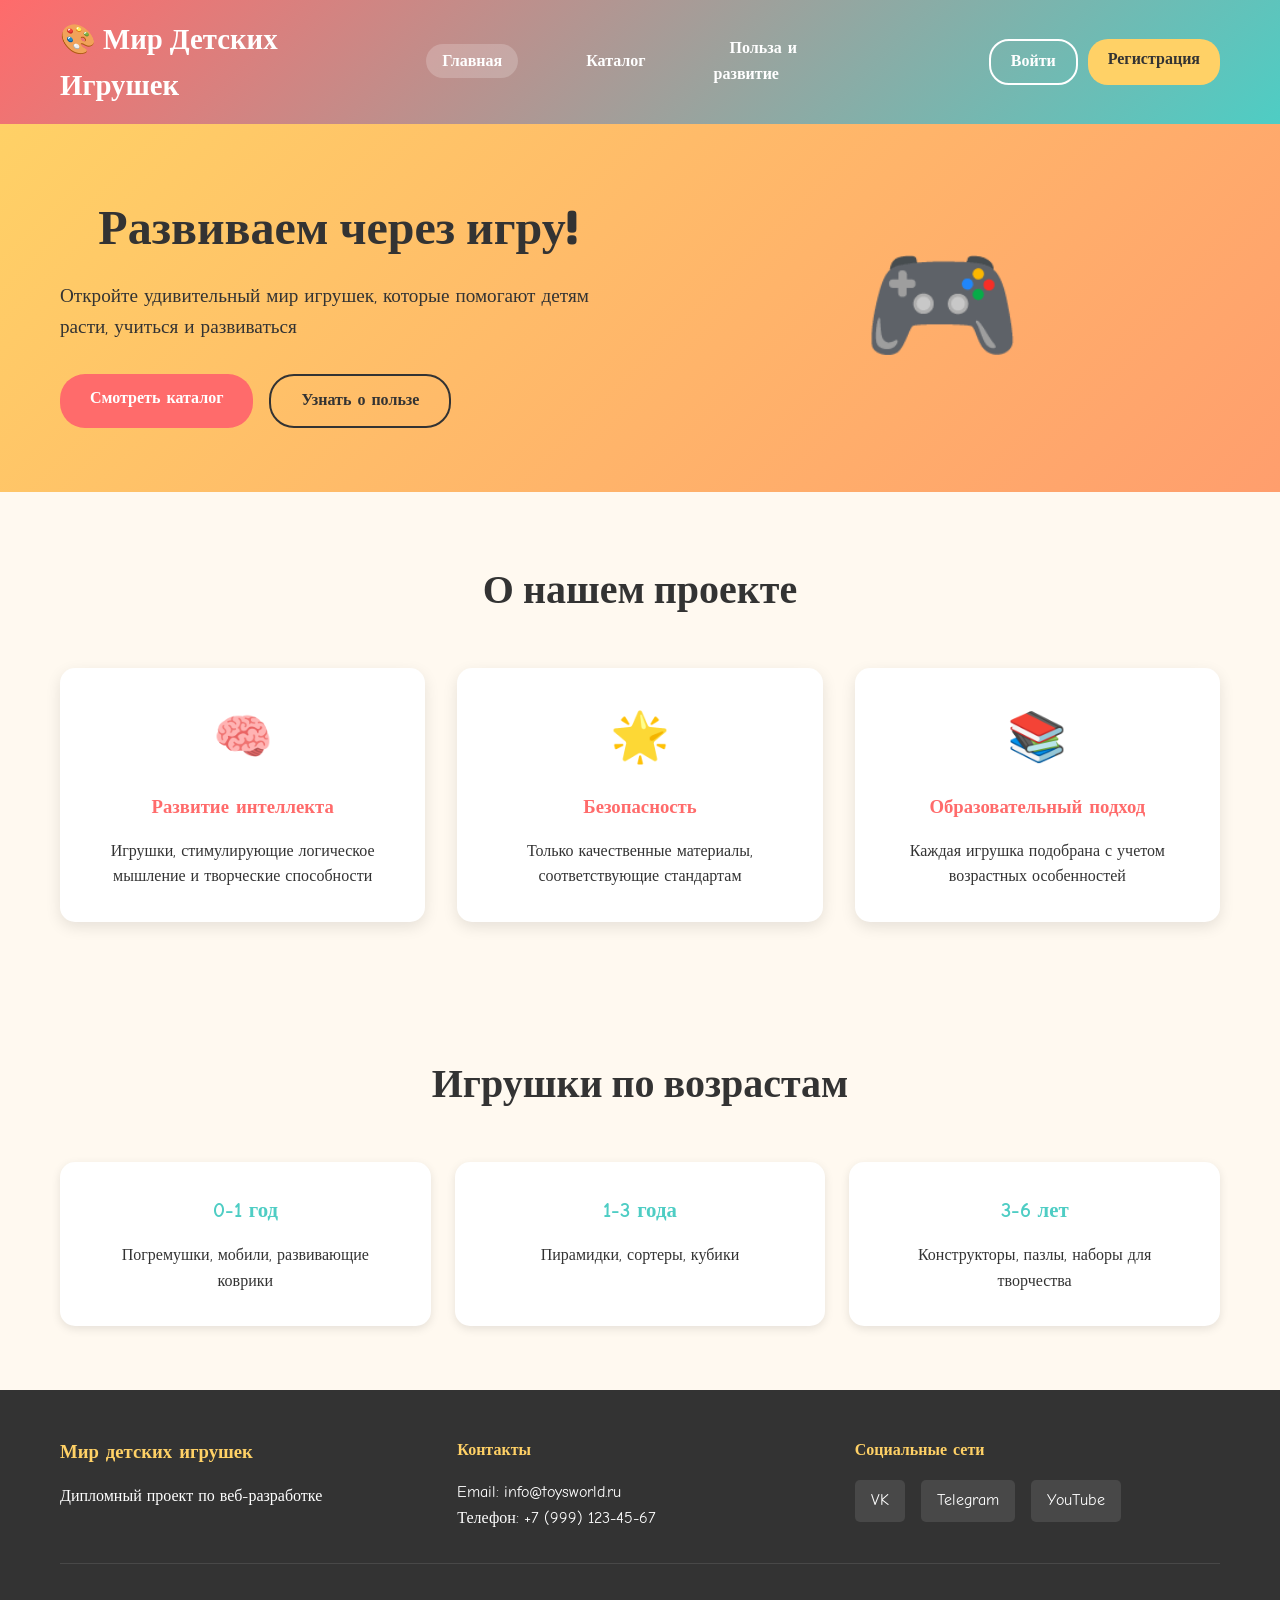
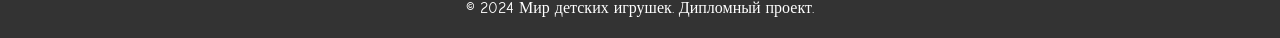
<file: index.html>
<!DOCTYPE html>
<html lang="ru">
<head>
    <meta charset="UTF-8">
    <meta name="viewport" content="width=device-width, initial-scale=1.0">
    <title>Мир детских игрушек - Главная</title>
    <link rel="stylesheet" href="style.css">
    <link href="https://fonts.googleapis.com/css2?family=Comic+Neue:wght@400;700&family=Fredoka+One&display=swap" rel="stylesheet">
</head>
<body>
    <header>
        <div class="container">
            <div class="logo">
                <h1>🎨 Мир Детских Игрушек</h1>
            </div>
            <nav>
                <ul class="nav-menu">
                    <li><a href="index.html">Главная</a></li>
                    <li><a href="catalog.html">Каталог</a></li>
                    <li><a href="benefits.html">Польза и развитие</a></li>
                    <li id="user-menu">
                        <span id="user-greeting"></span>
                        <div class="user-dropdown">
                            <a href="profile.html" id="profile-link">Личный кабинет</a>
                            <a href="cart.html">Корзина (<span id="cart-counter">0</span>)</a>
                            <a href="#" id="logout-link">Выйти</a>
                        </div>
                    </li>
                    <li id="guest-menu">
                        <a href="login.html" class="btn-login">Войти</a>
                        <a href="register.html" class="btn-register">Регистрация</a>
                    </li>
                </ul>
            </nav>
        </div>
    </header>

    <main>
        <section class="hero">
            <div class="container">
                <div class="hero-content">
                    <h2>Развиваем через игру!</h2>
                    <p>Откройте удивительный мир игрушек, которые помогают детям расти, учиться и развиваться</p>
                    <div class="hero-buttons">
                        <a href="catalog.html" class="btn btn-primary">Смотреть каталог</a>
                        <a href="benefits.html" class="btn btn-secondary">Узнать о пользе</a>
                    </div>
                </div>
                <div class="hero-image">
                    <div class="toy-placeholder">🎮</div>
                </div>
            </div>
        </section>

        <section class="about">
            <div class="container">
                <h2>О нашем проекте</h2>
                <div class="about-grid">
                    <div class="about-card">
                        <div class="icon">🧠</div>
                        <h3>Развитие интеллекта</h3>
                        <p>Игрушки, стимулирующие логическое мышление и творческие способности</p>
                    </div>
                    <div class="about-card">
                        <div class="icon">🌟</div>
                        <h3>Безопасность</h3>
                        <p>Только качественные материалы, соответствующие стандартам</p>
                    </div>
                    <div class="about-card">
                        <div class="icon">📚</div>
                        <h3>Образовательный подход</h3>
                        <p>Каждая игрушка подобрана с учетом возрастных особенностей</p>
                    </div>
                </div>
            </div>
        </section>

        <section class="age-groups">
            <div class="container">
                <h2>Игрушки по возрастам</h2>
                <div class="age-grid">
                    <div class="age-card">
                        <h4>0-1 год</h4>
                        <p>Погремушки, мобили, развивающие коврики</p>
                    </div>
                    <div class="age-card">
                        <h4>1-3 года</h4>
                        <p>Пирамидки, сортеры, кубики</p>
                    </div>
                    <div class="age-card">
                        <h4>3-6 лет</h4>
                        <p>Конструкторы, пазлы, наборы для творчества</p>
                    </div>
                </div>
            </div>
        </section>
    </main>

    <footer>
        <div class="container">
            <div class="footer-content">
                <div class="footer-section">
                    <h3>Мир детских игрушек</h3>
                    <p>Дипломный проект по веб-разработке</p>
                </div>
                <div class="footer-section">
                    <h4>Контакты</h4>
                    <p>Email: info@toysworld.ru</p>
                    <p>Телефон: +7 (999) 123-45-67</p>
                </div>
                <div class="footer-section">
                    <h4>Социальные сети</h4>
                    <div class="social-links">
                        <a href="#">VK</a>
                        <a href="#">Telegram</a>
                        <a href="#">YouTube</a>
                    </div>
                </div>
            </div>
            <div class="footer-bottom">
                <p>&copy; 2024 Мир детских игрушек. Дипломный проект.</p>
            </div>
        </div>
    </footer>

    <script src="script.js"></script>
</body>
</html>
</file>
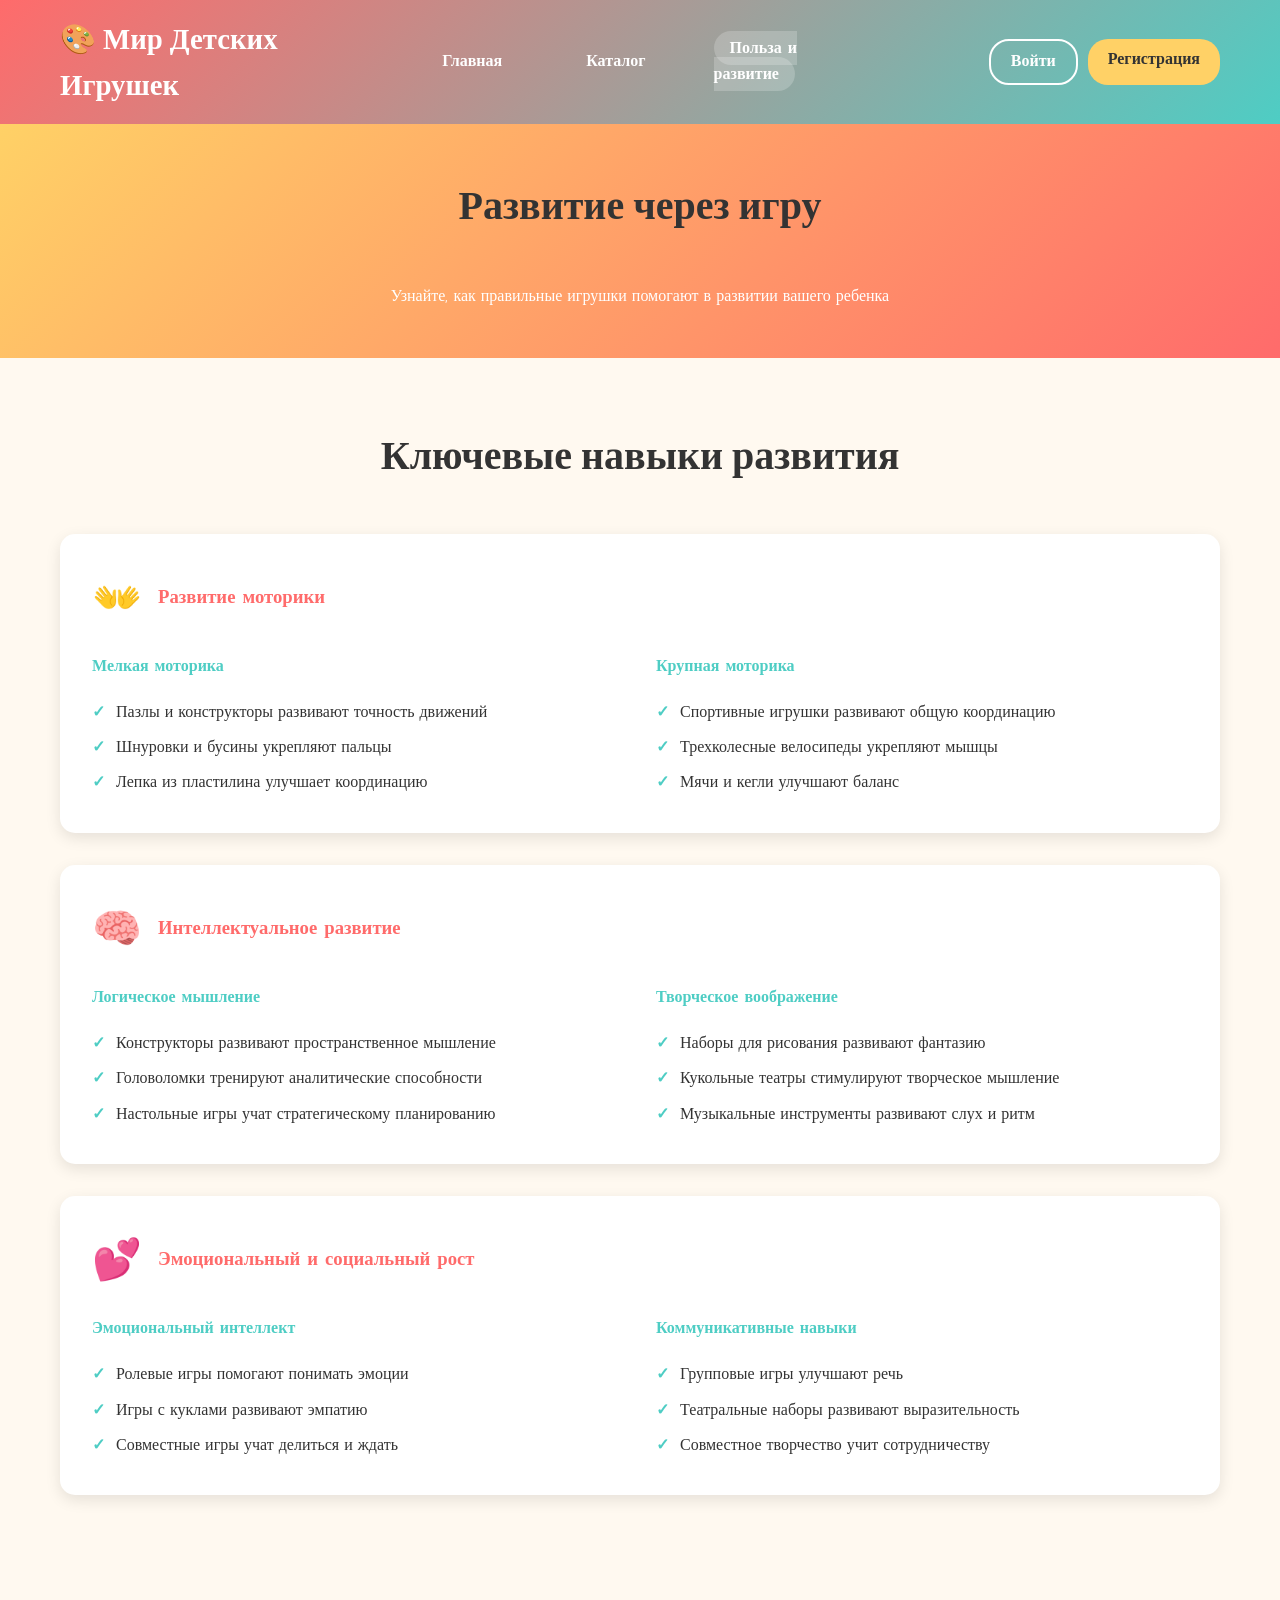
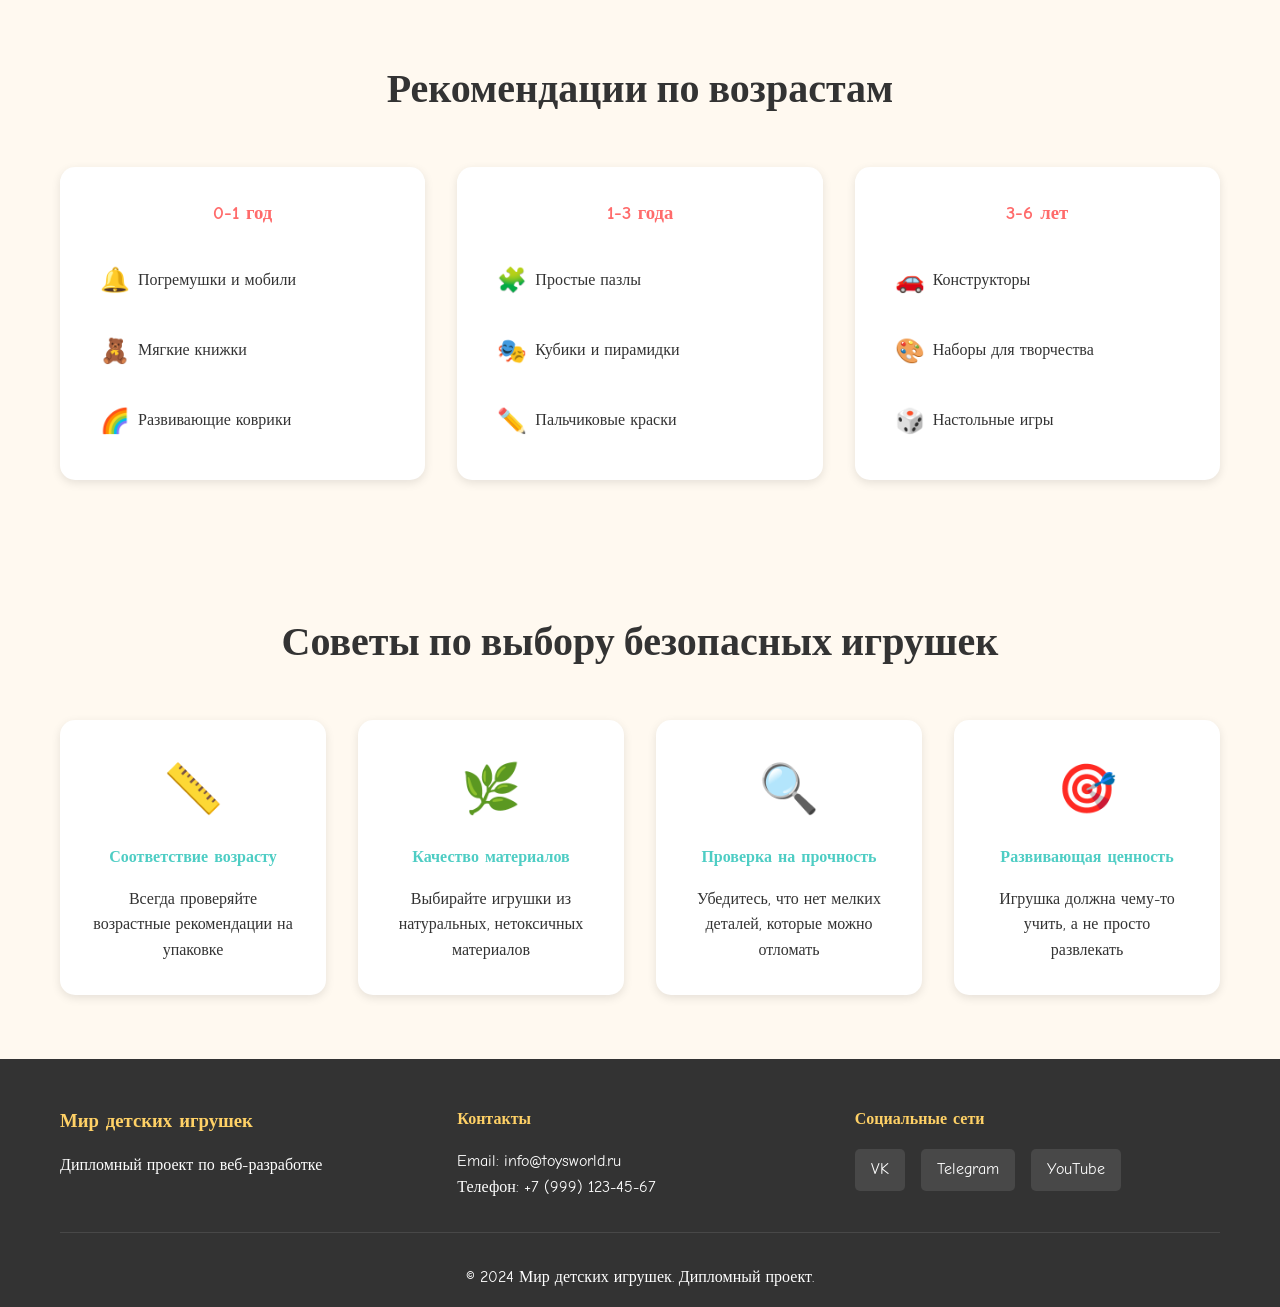
<file: benefits.html>
<!DOCTYPE html>
<html lang="ru">
<head>
    <meta charset="UTF-8">
    <meta name="viewport" content="width=device-width, initial-scale=1.0">
    <title>Польза и развитие - Мир детских игрушек</title>
    <link rel="stylesheet" href="style.css">
    <link href="https://fonts.googleapis.com/css2?family=Comic+Neue:wght@400;700&family=Fredoka+One&display=swap" rel="stylesheet">
</head>
<body>
    <header>
        <div class="container">
            <div class="logo">
                <h1>🎨 Мир Детских Игрушек</h1>
            </div>
            <nav>
                <ul class="nav-menu">
                    <li><a href="index.html">Главная</a></li>
                    <li><a href="catalog.html">Каталог</a></li>
                    <li><a href="benefits.html">Польза и развитие</a></li>
                    <li id="user-menu">
                        <span id="user-greeting"></span>
                        <div class="user-dropdown">
                            <a href="profile.html" id="profile-link">Личный кабинет</a>
                            <a href="cart.html">Корзина (<span id="cart-counter">0</span>)</a>
                            <a href="#" id="logout-link">Выйти</a>
                        </div>
                    </li>
                    <li id="guest-menu">
                        <a href="login.html" class="btn-login">Войти</a>
                        <a href="register.html" class="btn-register">Регистрация</a>
                    </li>
                </ul>
            </nav>
        </div>
    </header>

    <main>
        <section class="benefits-hero">
            <div class="container">
                <h2>Развитие через игру</h2>
                <p>Узнайте, как правильные игрушки помогают в развитии вашего ребенка</p>
            </div>
        </section>

        <section class="skills-development">
            <div class="container">
                <h2>Ключевые навыки развития</h2>
                
                <div class="skill-category">
                    <div class="skill-header">
                        <div class="skill-icon">👐</div>
                        <h3>Развитие моторики</h3>
                    </div>
                    <div class="skill-content">
                        <div class="skill-info">
                            <h4>Мелкая моторика</h4>
                            <ul>
                                <li>Пазлы и конструкторы развивают точность движений</li>
                                <li>Шнуровки и бусины укрепляют пальцы</li>
                                <li>Лепка из пластилина улучшает координацию</li>
                            </ul>
                        </div>
                        <div class="skill-info">
                            <h4>Крупная моторика</h4>
                            <ul>
                                <li>Спортивные игрушки развивают общую координацию</li>
                                <li>Трехколесные велосипеды укрепляют мышцы</li>
                                <li>Мячи и кегли улучшают баланс</li>
                            </ul>
                        </div>
                    </div>
                </div>

                <div class="skill-category">
                    <div class="skill-header">
                        <div class="skill-icon">🧠</div>
                        <h3>Интеллектуальное развитие</h3>
                    </div>
                    <div class="skill-content">
                        <div class="skill-info">
                            <h4>Логическое мышление</h4>
                            <ul>
                                <li>Конструкторы развивают пространственное мышление</li>
                                <li>Головоломки тренируют аналитические способности</li>
                                <li>Настольные игры учат стратегическому планированию</li>
                            </ul>
                        </div>
                        <div class="skill-info">
                            <h4>Творческое воображение</h4>
                            <ul>
                                <li>Наборы для рисования развивают фантазию</li>
                                <li>Кукольные театры стимулируют творческое мышление</li>
                                <li>Музыкальные инструменты развивают слух и ритм</li>
                            </ul>
                        </div>
                    </div>
                </div>

                <div class="skill-category">
                    <div class="skill-header">
                        <div class="skill-icon">💕</div>
                        <h3>Эмоциональный и социальный рост</h3>
                    </div>
                    <div class="skill-content">
                        <div class="skill-info">
                            <h4>Эмоциональный интеллект</h4>
                            <ul>
                                <li>Ролевые игры помогают понимать эмоции</li>
                                <li>Игры с куклами развивают эмпатию</li>
                                <li>Совместные игры учат делиться и ждать</li>
                            </ul>
                        </div>
                        <div class="skill-info">
                            <h4>Коммуникативные навыки</h4>
                            <ul>
                                <li>Групповые игры улучшают речь</li>
                                <li>Театральные наборы развивают выразительность</li>
                                <li>Совместное творчество учит сотрудничеству</li>
                            </ul>
                        </div>
                    </div>
                </div>
            </div>
        </section>

        <section class="age-recommendations">
            <div class="container">
                <h2>Рекомендации по возрастам</h2>
                <div class="recommendations-grid">
                    <div class="age-recommendation">
                        <h3>0-1 год</h3>
                        <div class="recommendation-list">
                            <div class="rec-item">
                                <span class="rec-icon">🔔</span>
                                <span>Погремушки и мобили</span>
                            </div>
                            <div class="rec-item">
                                <span class="rec-icon">🧸</span>
                                <span>Мягкие книжки</span>
                            </div>
                            <div class="rec-item">
                                <span class="rec-icon">🌈</span>
                                <span>Развивающие коврики</span>
                            </div>
                        </div>
                    </div>
                    <div class="age-recommendation">
                        <h3>1-3 года</h3>
                        <div class="recommendation-list">
                            <div class="rec-item">
                                <span class="rec-icon">🧩</span>
                                <span>Простые пазлы</span>
                            </div>
                            <div class="rec-item">
                                <span class="rec-icon">🎭</span>
                                <span>Кубики и пирамидки</span>
                            </div>
                            <div class="rec-item">
                                <span class="rec-icon">✏️</span>
                                <span>Пальчиковые краски</span>
                            </div>
                        </div>
                    </div>
                    <div class="age-recommendation">
                        <h3>3-6 лет</h3>
                        <div class="recommendation-list">
                            <div class="rec-item">
                                <span class="rec-icon">🚗</span>
                                <span>Конструкторы</span>
                            </div>
                            <div class="rec-item">
                                <span class="rec-icon">🎨</span>
                                <span>Наборы для творчества</span>
                            </div>
                            <div class="rec-item">
                                <span class="rec-icon">🎲</span>
                                <span>Настольные игры</span>
                            </div>
                        </div>
                    </div>
                </div>
            </div>
        </section>

        <section class="safety-tips">
            <div class="container">
                <h2>Советы по выбору безопасных игрушек</h2>
                <div class="tips-grid">
                    <div class="tip-card">
                        <div class="tip-icon">📏</div>
                        <h4>Соответствие возрасту</h4>
                        <p>Всегда проверяйте возрастные рекомендации на упаковке</p>
                    </div>
                    <div class="tip-card">
                        <div class="tip-icon">🌿</div>
                        <h4>Качество материалов</h4>
                        <p>Выбирайте игрушки из натуральных, нетоксичных материалов</p>
                    </div>
                    <div class="tip-card">
                        <div class="tip-icon">🔍</div>
                        <h4>Проверка на прочность</h4>
                        <p>Убедитесь, что нет мелких деталей, которые можно отломать</p>
                    </div>
                    <div class="tip-card">
                        <div class="tip-icon">🎯</div>
                        <h4>Развивающая ценность</h4>
                        <p>Игрушка должна чему-то учить, а не просто развлекать</p>
                    </div>
                </div>
            </div>
        </section>
    </main>

    <footer>
        <div class="container">
            <div class="footer-content">
                <div class="footer-section">
                    <h3>Мир детских игрушек</h3>
                    <p>Дипломный проект по веб-разработке</p>
                </div>
                <div class="footer-section">
                    <h4>Контакты</h4>
                    <p>Email: info@toysworld.ru</p>
                    <p>Телефон: +7 (999) 123-45-67</p>
                </div>
                <div class="footer-section">
                    <h4>Социальные сети</h4>
                    <div class="social-links">
                        <a href="#">VK</a>
                        <a href="#">Telegram</a>
                        <a href="#">YouTube</a>
                    </div>
                </div>
            </div>
            <div class="footer-bottom">
                <p>&copy; 2024 Мир детских игрушек. Дипломный проект.</p>
            </div>
        </div>
    </footer>

    <script src="script.js"></script>
</body>
</html>
</file>
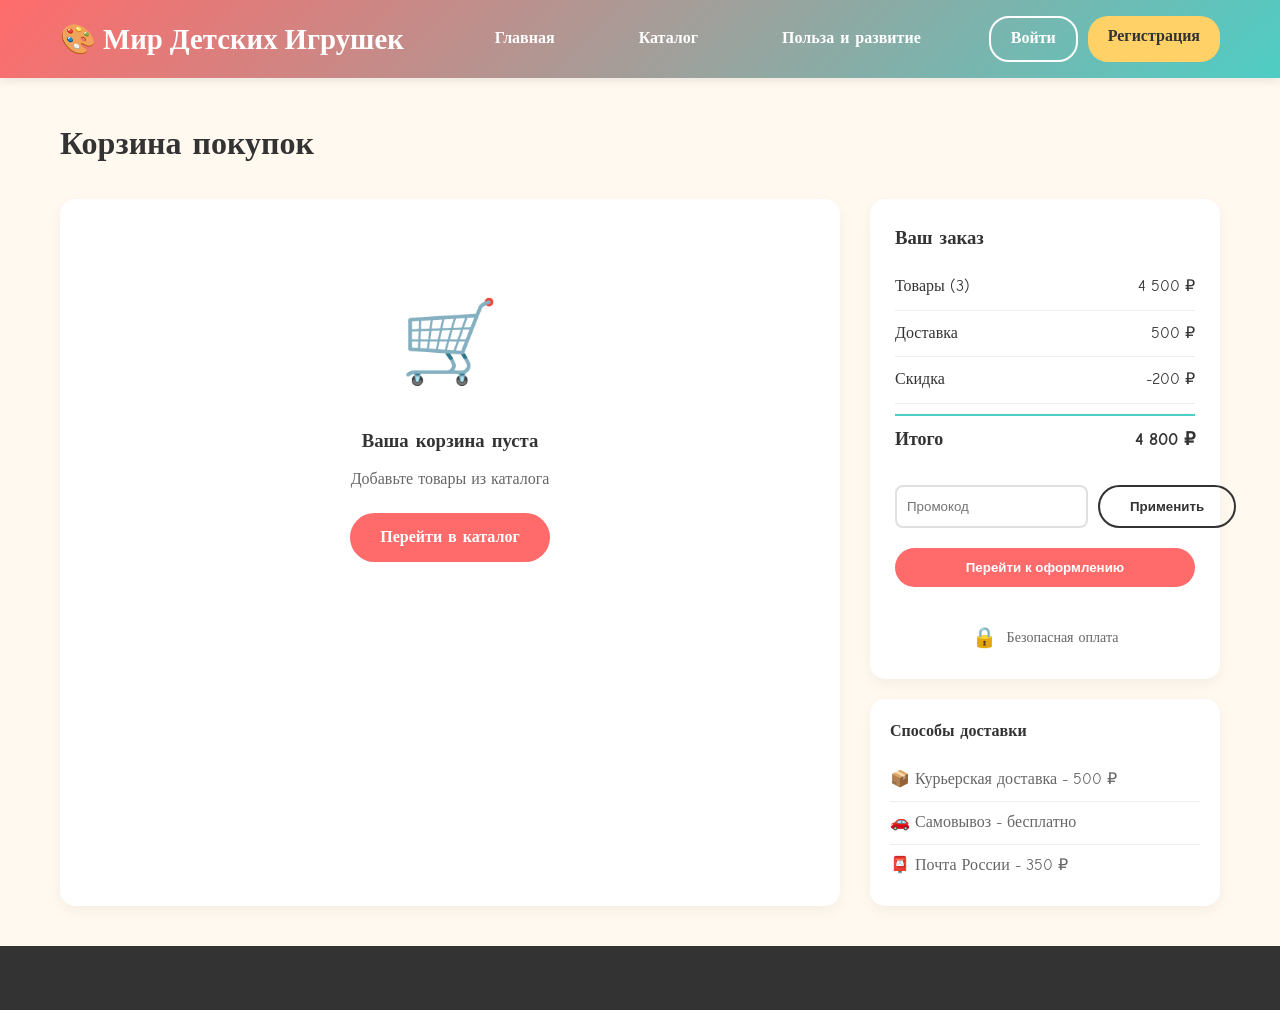
<file: cart.html>
<!DOCTYPE html>
<html lang="ru">
<head>
    <meta charset="UTF-8">
    <meta name="viewport" content="width=device-width, initial-scale=1.0">
    <title>Корзина - Мир детских игрушек</title>
    <link rel="stylesheet" href="style.css">
    <link href="https://fonts.googleapis.com/css2?family=Comic+Neue:wght@400;700&family=Fredoka+One&display=swap" rel="stylesheet">
</head>
<body>
    <header>
        <div class="container">
            <div class="logo">
                <h1>🎨 Мир Детских Игрушек</h1>
            </div>
            <nav>
                <ul class="nav-menu">
                    <li><a href="index.html">Главная</a></li>
                    <li><a href="catalog.html">Каталог</a></li>
                    <li><a href="benefits.html">Польза и развитие</a></li>
                    <li id="user-menu">
                        <span id="user-greeting"></span>
                        <div class="user-dropdown">
                            <a href="profile.html" id="profile-link">Личный кабинет</a>
                            <a href="cart.html">Корзина (<span id="cart-counter">0</span>)</a>
                            <a href="#" id="logout-link">Выйти</a>
                        </div>
                    </li>
                    <li id="guest-menu">
                        <a href="login.html" class="btn-login">Войти</a>
                        <a href="register.html" class="btn-register">Регистрация</a>
                    </li>
                </ul>
            </nav>
        </div>
    </header>

    <main>
        <div class="container">
            <div class="cart-page">
                <h1>Корзина покупок</h1>
                
                <div class="cart-container">
                    <div class="cart-items">
                        <div id="empty-cart" class="empty-cart">
                            <div class="empty-icon">🛒</div>
                            <h3>Ваша корзина пуста</h3>
                            <p>Добавьте товары из каталога</p>
                            <a href="catalog.html" class="btn btn-primary">Перейти в каталог</a>
                        </div>
                        
                        <div id="cart-content" class="cart-content">
                            <!-- Динамически заполняется через JS -->
                        </div>
                    </div>
                    
                    <div class="cart-summary">
                        <div class="summary-card">
                            <h3>Ваш заказ</h3>
                            
                            <div class="summary-details">
                                <div class="summary-row">
                                    <span>Товары (3)</span>
                                    <span id="subtotal">4 500 ₽</span>
                                </div>
                                <div class="summary-row">
                                    <span>Доставка</span>
                                    <span id="shipping">500 ₽</span>
                                </div>
                                <div class="summary-row">
                                    <span>Скидка</span>
                                    <span id="discount">-200 ₽</span>
                                </div>
                                <div class="summary-row total">
                                    <strong>Итого</strong>
                                    <strong id="total">4 800 ₽</strong>
                                </div>
                            </div>
                            
                            <div class="promo-code">
                                <input type="text" id="promo-input" placeholder="Промокод">
                                <button id="apply-promo" class="btn btn-secondary">Применить</button>
                            </div>
                            
                            <button id="checkout-btn" class="btn btn-primary btn-block" disabled>
                                Перейти к оформлению
                            </button>
                            
                            <div class="secure-checkout">
                                <span class="secure-icon">🔒</span>
                                <span>Безопасная оплата</span>
                            </div>
                        </div>
                        
                        <div class="delivery-info">
                            <h4>Способы доставки</h4>
                            <ul>
                                <li>📦 Курьерская доставка - 500 ₽</li>
                                <li>🚗 Самовывоз - бесплатно</li>
                                <li>📮 Почта России - 350 ₽</li>
                            </ul>
                        </div>
                    </div>
                </div>
            </div>
        </div>
    </main>

    <footer>
        <!-- Стандартный footer -->
    </footer>

    <script src="script.js"></script>
    <script src="auth.js"></script>
    <script src="cart.js"></script>
</body>
</html>
</file>
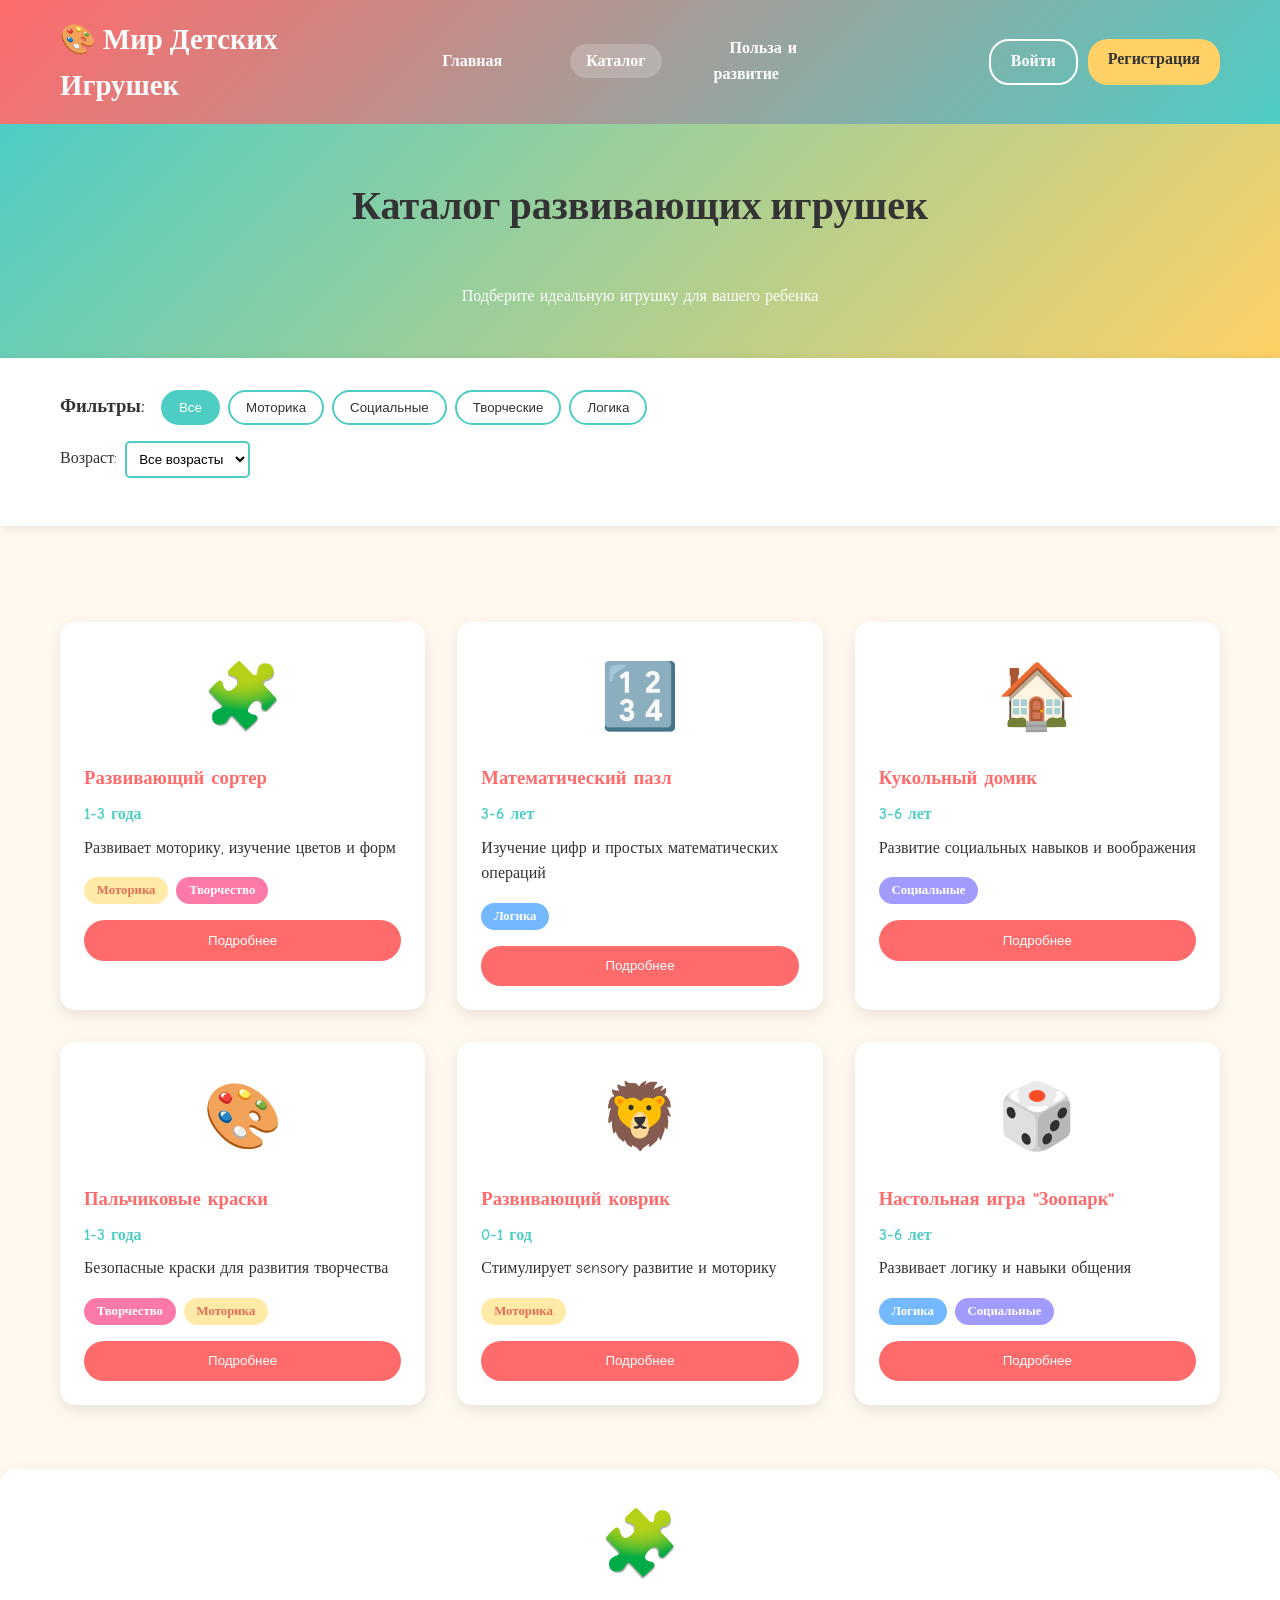
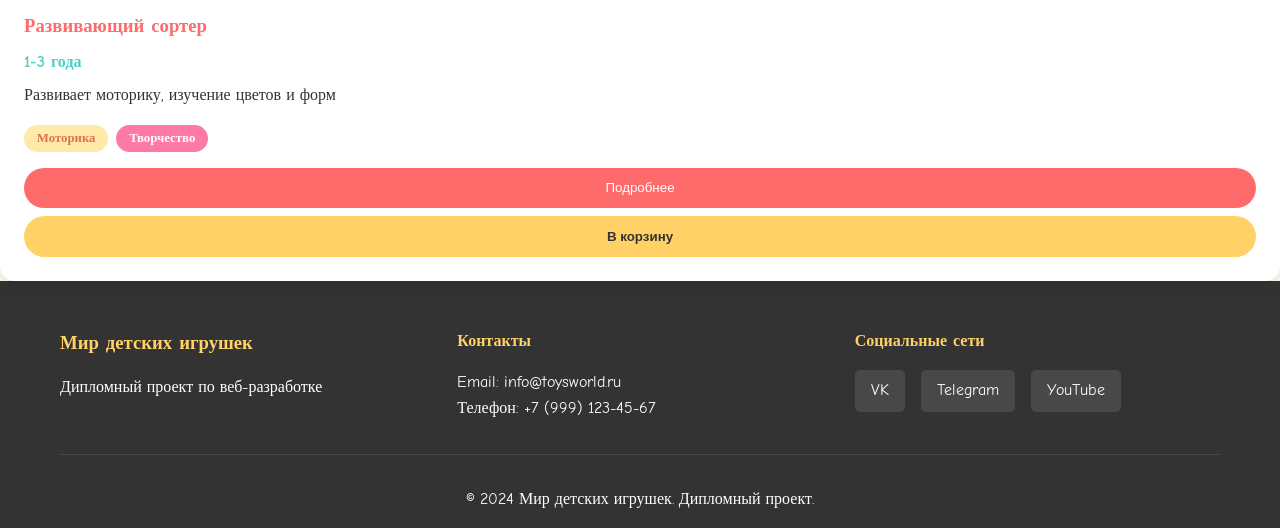
<file: catalog.html>
<!DOCTYPE html>
<html lang="ru">
<head>
    <meta charset="UTF-8">
    <meta name="viewport" content="width=device-width, initial-scale=1.0">
    <title>Каталог игрушек - Мир детских игрушек</title>
    <link rel="stylesheet" href="style.css">
    <link href="https://fonts.googleapis.com/css2?family=Comic+Neue:wght@400;700&family=Fredoka+One&display=swap" rel="stylesheet">
</head>
<body>
    <header>
        <div class="container">
            <div class="logo">
                <h1>🎨 Мир Детских Игрушек</h1>
            </div>
            <nav>
                <ul class="nav-menu">
                    <li><a href="index.html">Главная</a></li>
                    <li><a href="catalog.html">Каталог</a></li>
                    <li><a href="benefits.html">Польза и развитие</a></li>
                    <li id="user-menu">
                        <span id="user-greeting"></span>
                        <div class="user-dropdown">
                            <a href="profile.html" id="profile-link">Личный кабинет</a>
                            <a href="cart.html">Корзина (<span id="cart-counter">0</span>)</a>
                            <a href="#" id="logout-link">Выйти</a>
                        </div>
                    </li>
                    <li id="guest-menu">
                        <a href="login.html" class="btn-login">Войти</a>
                        <a href="register.html" class="btn-register">Регистрация</a>
                    </li>
                </ul>
            </nav>
        </div>
    </header>

    <main>
        <section class="catalog-header">
            <div class="container">
                <h2>Каталог развивающих игрушек</h2>
                <p>Подберите идеальную игрушку для вашего ребенка</p>
            </div>
        </section>

        <section class="filters">
            <div class="container">
                <div class="filter-group">
                    <h3>Фильтры:</h3>
                    <div class="filter-buttons">
                        <button class="filter-btn active" data-filter="all">Все</button>
                        <button class="filter-btn" data-filter="motor">Моторика</button>
                        <button class="filter-btn" data-filter="social">Социальные</button>
                        <button class="filter-btn" data-filter="creative">Творческие</button>
                        <button class="filter-btn" data-filter="logic">Логика</button>
                    </div>
                </div>
                <div class="filter-group">
                    <div class="age-filter">
                        <label>Возраст:</label>
                        <select id="ageSelect">
                            <option value="all">Все возрасты</option>
                            <option value="0-1">0-1 год</option>
                            <option value="1-3">1-3 года</option>
                            <option value="3-6">3-6 лет</option>
                        </select>
                    </div>
                </div>
            </div>
        </section>

        <section class="toys-catalog">
            <div class="container">
                <div class="toys-grid">
                    <!-- Игрушка 1 -->
                    <div class="toy-card" data-category="motor creative" data-age="1-3">
                        <div class="toy-image">🧩</div>
                        <div class="toy-info">
                            <h3>Развивающий сортер</h3>
                            <p class="toy-age">1-3 года</p>
                            <p class="toy-desc">Развивает моторику, изучение цветов и форм</p>
                            <div class="toy-categories">
                                <span class="category-tag motor">Моторика</span>
                                <span class="category-tag creative">Творчество</span>
                            </div>
                            <button class="btn-details">Подробнее</button>
                        </div>
                    </div>

                    <!-- Игрушка 2 -->
                    <div class="toy-card" data-category="logic" data-age="3-6">
                        <div class="toy-image">🔢</div>
                        <div class="toy-info">
                            <h3>Математический пазл</h3>
                            <p class="toy-age">3-6 лет</p>
                            <p class="toy-desc">Изучение цифр и простых математических операций</p>
                            <div class="toy-categories">
                                <span class="category-tag logic">Логика</span>
                            </div>
                            <button class="btn-details">Подробнее</button>
                        </div>
                    </div>

                    <!-- Игрушка 3 -->
                    <div class="toy-card" data-category="social" data-age="3-6">
                        <div class="toy-image">🏠</div>
                        <div class="toy-info">
                            <h3>Кукольный домик</h3>
                            <p class="toy-age">3-6 лет</p>
                            <p class="toy-desc">Развитие социальных навыков и воображения</p>
                            <div class="toy-categories">
                                <span class="category-tag social">Социальные</span>
                            </div>
                            <button class="btn-details">Подробнее</button>
                        </div>
                    </div>

                    <!-- Игрушка 4 -->
                    <div class="toy-card" data-category="creative" data-age="1-3">
                        <div class="toy-image">🎨</div>
                        <div class="toy-info">
                            <h3>Пальчиковые краски</h3>
                            <p class="toy-age">1-3 года</p>
                            <p class="toy-desc">Безопасные краски для развития творчества</p>
                            <div class="toy-categories">
                                <span class="category-tag creative">Творчество</span>
                                <span class="category-tag motor">Моторика</span>
                            </div>
                            <button class="btn-details">Подробнее</button>
                        </div>
                    </div>

                    <!-- Игрушка 5 -->
                    <div class="toy-card" data-category="motor" data-age="0-1">
                        <div class="toy-image">🦁</div>
                        <div class="toy-info">
                            <h3>Развивающий коврик</h3>
                            <p class="toy-age">0-1 год</p>
                            <p class="toy-desc">Стимулирует sensory развитие и моторику</p>
                            <div class="toy-categories">
                                <span class="category-tag motor">Моторика</span>
                            </div>
                            <button class="btn-details">Подробнее</button>
                        </div>
                    </div>

                    <!-- Игрушка 6 -->
                    <div class="toy-card" data-category="logic social" data-age="3-6">
                        <div class="toy-image">🎲</div>
                        <div class="toy-info">
                            <h3>Настольная игра "Зоопарк"</h3>
                            <p class="toy-age">3-6 лет</p>
                            <p class="toy-desc">Развивает логику и навыки общения</p>
                            <div class="toy-categories">
                                <span class="category-tag logic">Логика</span>
                                <span class="category-tag social">Социальные</span>
                            </div>
                            <button class="btn-details">Подробнее</button>
                        </div>
                    </div>
                </div>
            </div>
        </section>

        <!-- В карточке товара добавьте кнопку и data-атрибуты -->
<div class="toy-card" data-category="motor creative" data-age="1-3">
    <div class="toy-image">🧩</div>
    <div class="toy-info">
        <h3>Развивающий сортер</h3>
        <p class="toy-age">1-3 года</p>
        <p class="toy-desc">Развивает моторику, изучение цветов и форм</p>
        <div class="toy-categories">
            <span class="category-tag motor">Моторика</span>
            <span class="category-tag creative">Творчество</span>
        </div>
        <div class="toy-actions">
            <button class="btn-details">Подробнее</button>
            <button class="btn-add-to-cart"
                    data-id="1"
                    data-name="Развивающий сортер"
                    data-price="1500"
                    data-image="🧩"
                    data-category="Развивающие игрушки">
                В корзину
            </button>
        </div>
    </div>
</div>

        <!-- Модальное окно -->
        <div id="toyModal" class="modal">
            <div class="modal-content">
                <span class="close-modal">&times;</span>
                <div id="modalContent">
                    <!-- Контент модального окна будет заполняться JavaScript -->
                </div>
            </div>
        </div>
    </main>

    <footer>
        <div class="container">
            <div class="footer-content">
                <div class="footer-section">
                    <h3>Мир детских игрушек</h3>
                    <p>Дипломный проект по веб-разработке</p>
                </div>
                <div class="footer-section">
                    <h4>Контакты</h4>
                    <p>Email: info@toysworld.ru</p>
                    <p>Телефон: +7 (999) 123-45-67</p>
                </div>
                <div class="footer-section">
                    <h4>Социальные сети</h4>
                    <div class="social-links">
                        <a href="#">VK</a>
                        <a href="#">Telegram</a>
                        <a href="#">YouTube</a>
                    </div>
                </div>
            </div>
            <div class="footer-bottom">
                <p>&copy; 2024 Мир детских игрушек. Дипломный проект.</p>
            </div>
        </div>
    </footer>

    <script src="script.js"></script>
</body>
</html>
</file>
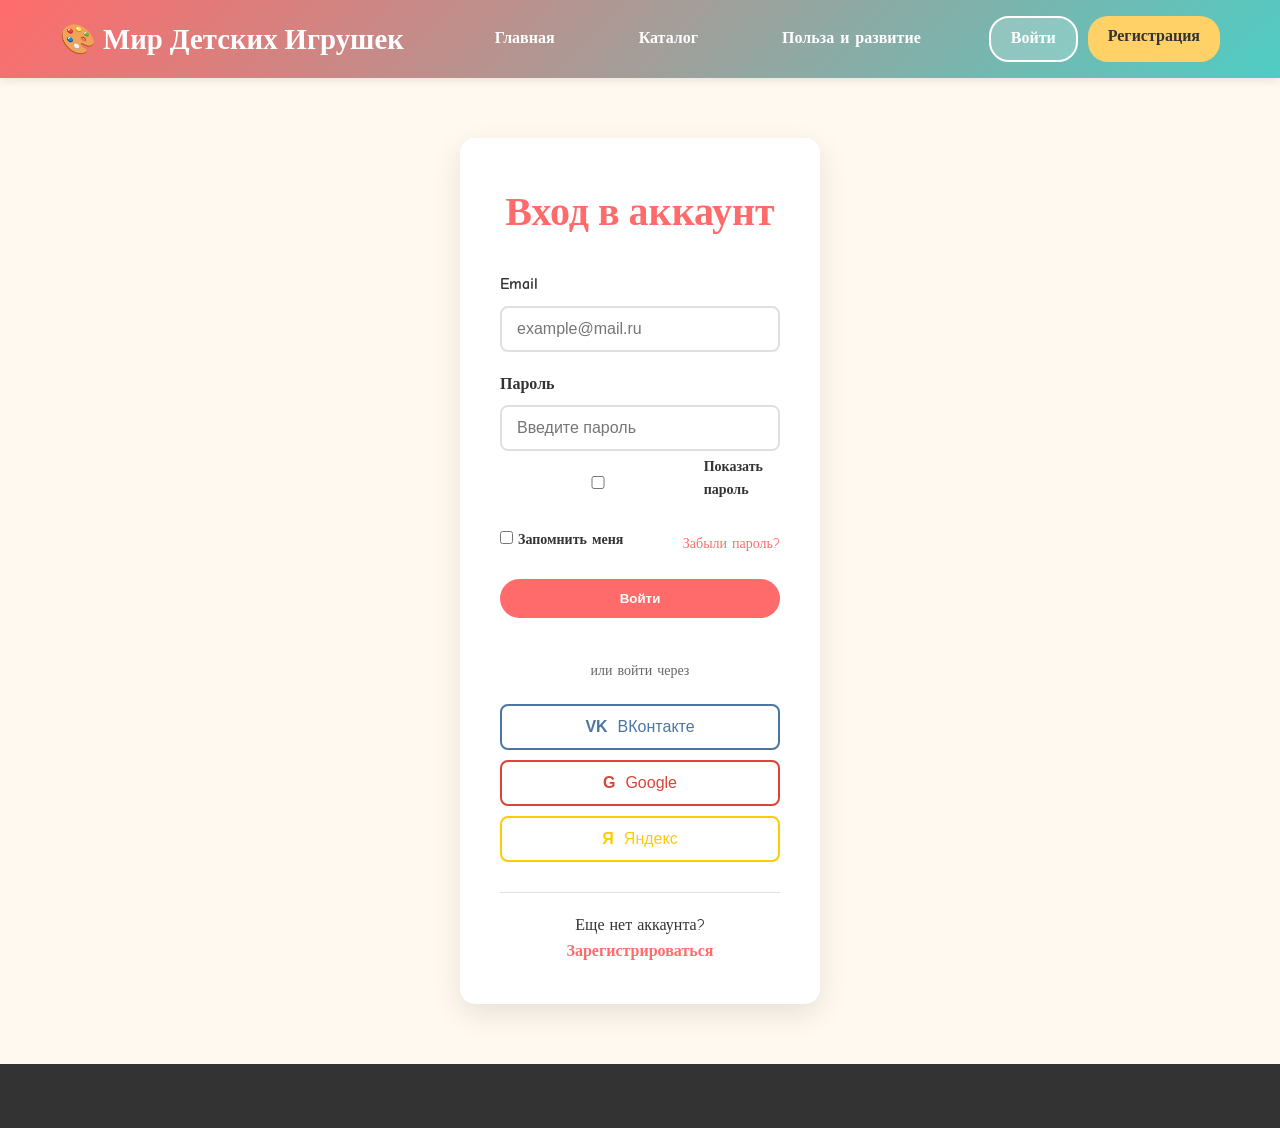
<file: login.html>
<!DOCTYPE html>
<html lang="ru">
<head>
    <meta charset="UTF-8">
    <meta name="viewport" content="width=device-width, initial-scale=1.0">
    <title>Вход - Мир детских игрушек</title>
    <link rel="stylesheet" href="style.css">
    <link href="https://fonts.googleapis.com/css2?family=Comic+Neue:wght@400;700&family=Fredoka+One&display=swap" rel="stylesheet">
</head>
<body>
    <header>
        <div class="container">
            <div class="logo">
                <h1>🎨 Мир Детских Игрушек</h1>
            </div>
            <nav>
                <ul class="nav-menu">
                    <li><a href="index.html">Главная</a></li>
                    <li><a href="catalog.html">Каталог</a></li>
                    <li><a href="benefits.html">Польза и развитие</a></li>
                    <li id="user-menu">
                        <span id="user-greeting"></span>
                        <div class="user-dropdown">
                            <a href="profile.html" id="profile-link">Личный кабинет</a>
                            <a href="cart.html">Корзина (<span id="cart-counter">0</span>)</a>
                            <a href="#" id="logout-link">Выйти</a>
                        </div>
                    </li>
                    <li id="guest-menu">
                        <a href="login.html" class="btn-login">Войти</a>
                        <a href="register.html" class="btn-register">Регистрация</a>
                    </li>
                </ul>
            </nav>
        </div>
    </header>

    <main>
        <section class="auth-section">
            <div class="container">
                <div class="auth-card">
                    <h2>Вход в аккаунт</h2>
                    
                    <form id="login-form" class="auth-form">
                        <div class="form-group">
                            <label for="login-email">Email</label>
                            <input type="email" id="login-email" name="email" required 
                                   placeholder="example@mail.ru">
                        </div>
                        
                        <div class="form-group">
                            <label for="login-password">Пароль</label>
                            <input type="password" id="login-password" name="password" required 
                                   placeholder="Введите пароль">
                            <div class="password-toggle">
                                <input type="checkbox" id="show-password">
                                <label for="show-password">Показать пароль</label>
                            </div>
                        </div>
                        
                        <div class="form-options">
                            <label>
                                <input type="checkbox" name="remember"> Запомнить меня
                            </label>
                            <a href="#" class="forgot-password">Забыли пароль?</a>
                        </div>
                        
                        <button type="submit" class="btn btn-primary btn-block">
                            Войти
                        </button>
                        
                        <div class="auth-divider">
                            <span>или войти через</span>
                        </div>
                        
                        <div class="social-login">
                            <button type="button" class="btn-social vk">
                                <span class="social-icon">VK</span>
                                ВКонтакте
                            </button>
                            <button type="button" class="btn-social google">
                                <span class="social-icon">G</span>
                                Google
                            </button>
                            <button type="button" class="btn-social yandex">
                                <span class="social-icon">Я</span>
                                Яндекс
                            </button>
                        </div>
                    </form>
                    
                    <div class="auth-footer">
                        <p>Еще нет аккаунта? <a href="register.html">Зарегистрироваться</a></p>
                    </div>
                </div>
            </div>
        </section>
    </main>

    <footer>
        <!-- Стандартный footer -->
    </footer>

    <script src="script.js"></script>
    <script src="auth.js"></script>
</body>
</html>
</file>
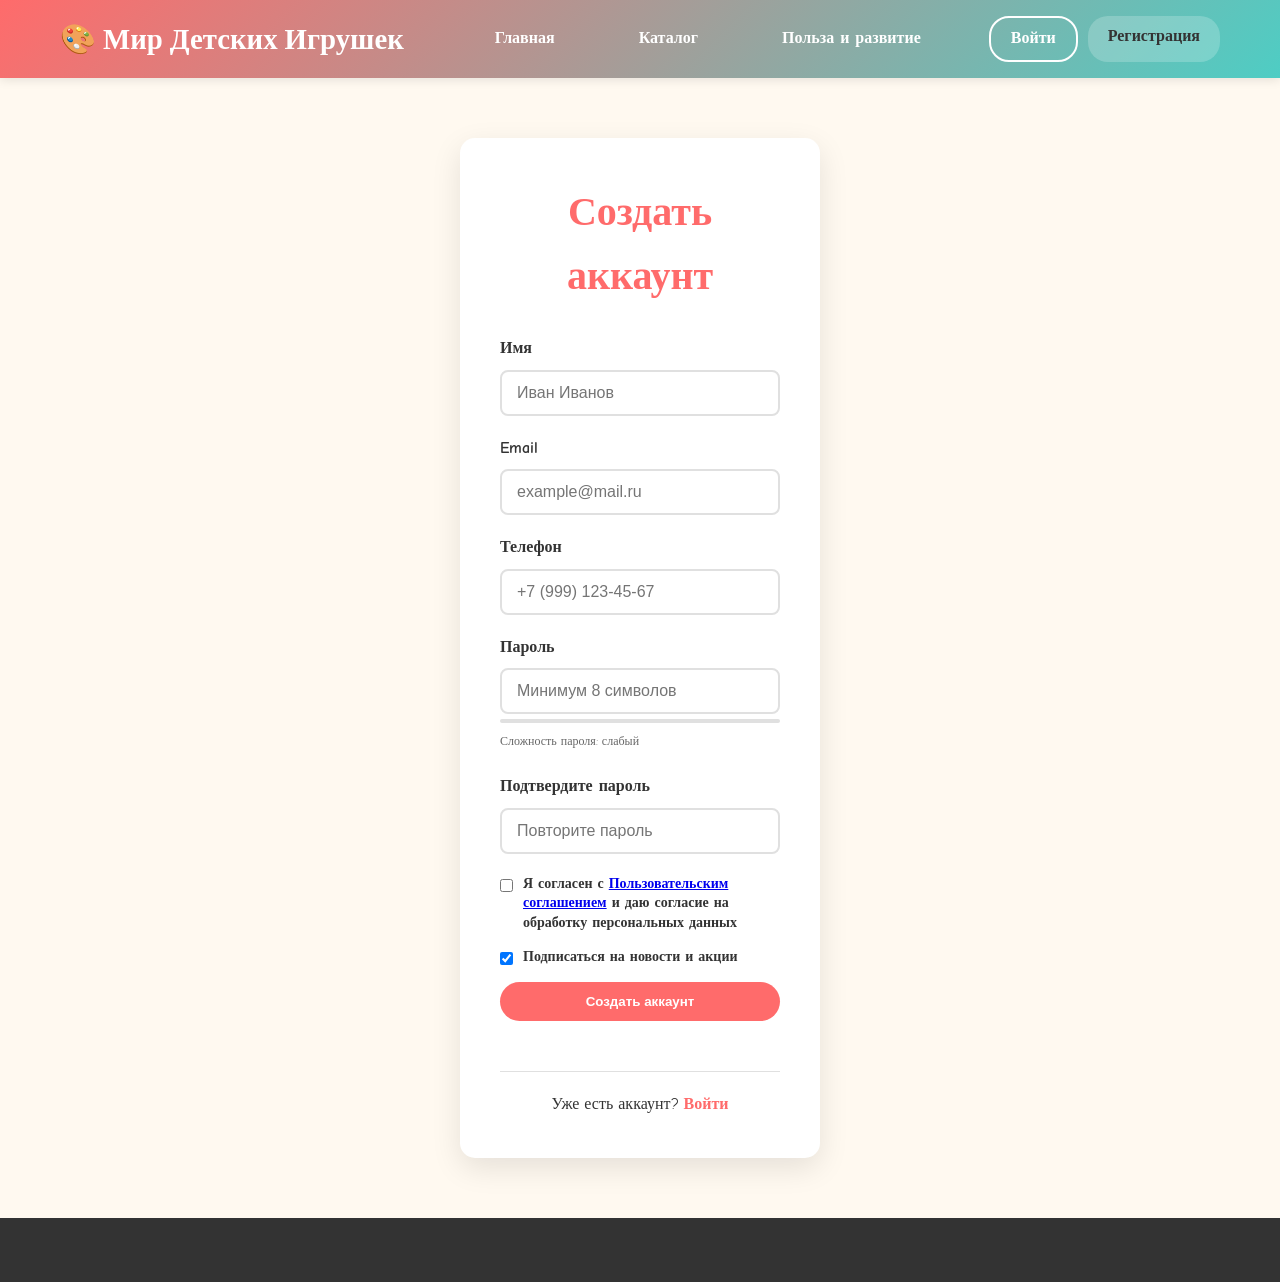
<file: register.html>
<!DOCTYPE html>
<html lang="ru">
<head>
    <meta charset="UTF-8">
    <meta name="viewport" content="width=device-width, initial-scale=1.0">
    <title>Регистрация - Мир детских игрушек</title>
    <link rel="stylesheet" href="style.css">
    <link href="https://fonts.googleapis.com/css2?family=Comic+Neue:wght@400;700&family=Fredoka+One&display=swap" rel="stylesheet">
</head>
<body>
    <header>
        <div class="container">
            <div class="logo">
                <h1>🎨 Мир Детских Игрушек</h1>
            </div>
            <nav>
                <ul class="nav-menu">
                    <li><a href="index.html">Главная</a></li>
                    <li><a href="catalog.html">Каталог</a></li>
                    <li><a href="benefits.html">Польза и развитие</a></li>
                    <li id="user-menu">
                        <span id="user-greeting"></span>
                        <div class="user-dropdown">
                            <a href="profile.html" id="profile-link">Личный кабинет</a>
                            <a href="cart.html">Корзина (<span id="cart-counter">0</span>)</a>
                            <a href="#" id="logout-link">Выйти</a>
                        </div>
                    </li>
                    <li id="guest-menu">
                        <a href="login.html" class="btn-login">Войти</a>
                        <a href="register.html" class="btn-register">Регистрация</a>
                    </li>
                </ul>
            </nav>
        </div>
    </header>

    <main>
        <section class="auth-section">
            <div class="container">
                <div class="auth-card">
                    <h2>Создать аккаунт</h2>
                    
                    <form id="register-form" class="auth-form">
                        <div class="form-group">
                            <label for="register-name">Имя</label>
                            <input type="text" id="register-name" name="name" required 
                                   placeholder="Иван Иванов">
                        </div>
                        
                        <div class="form-group">
                            <label for="register-email">Email</label>
                            <input type="email" id="register-email" name="email" required 
                                   placeholder="example@mail.ru">
                        </div>
                        
                        <div class="form-group">
                            <label for="register-phone">Телефон</label>
                            <input type="tel" id="register-phone" name="phone" 
                                   placeholder="+7 (999) 123-45-67">
                        </div>
                        
                        <div class="form-group">
                            <label for="register-password">Пароль</label>
                            <input type="password" id="register-password" name="password" required 
                                   placeholder="Минимум 8 символов">
                            <div class="password-strength">
                                <div class="strength-bar"></div>
                                <span class="strength-text">Сложность пароля: слабый</span>
                            </div>
                        </div>
                        
                        <div class="form-group">
                            <label for="register-confirm">Подтвердите пароль</label>
                            <input type="password" id="register-confirm" name="confirm" required 
                                   placeholder="Повторите пароль">
                        </div>
                        
                        <div class="form-checkbox">
                            <input type="checkbox" id="agree-terms" required>
                            <label for="agree-terms">
                                Я согласен с <a href="#">Пользовательским соглашением</a> 
                                и даю согласие на обработку персональных данных
                            </label>
                        </div>
                        
                        <div class="form-checkbox">
                            <input type="checkbox" id="newsletter" checked>
                            <label for="newsletter">
                                Подписаться на новости и акции
                            </label>
                        </div>
                        
                        <button type="submit" class="btn btn-primary btn-block">
                            Создать аккаунт
                        </button>
                    </form>
                    
                    <div class="auth-footer">
                        <p>Уже есть аккаунт? <a href="login.html">Войти</a></p>
                    </div>
                </div>
            </div>
        </section>
    </main>

    <footer>
        <!-- Стандартный footer -->
    </footer>

    <script src="script.js"></script>
    <script src="auth.js"></script>
</body>
</html>
</file>
<file: style.css>
/* Базовые стили */
* {
    margin: 0;
    padding: 0;
    box-sizing: border-box;
}

:root {
    --primary-color: #FF6B6B;
    --secondary-color: #4ECDC4;
    --accent-color: #FFD166;
    --text-color: #333;
    --background-color: #FFF9F0;
    --card-color: #FFFFFF;
}

body {
    font-family: 'Comic Neue', cursive;
    line-height: 1.6;
    color: var(--text-color);
    background-color: var(--background-color);
}

.container {
    max-width: 1200px;
    margin: 0 auto;
    padding: 0 20px;
}

/* Шапка */
header {
    background: linear-gradient(135deg, var(--primary-color), var(--secondary-color));
    color: white;
    padding: 1rem 0;
    box-shadow: 0 2px 10px rgba(0,0,0,0.1);
}

header .container {
    display: flex;
    justify-content: space-between;
    align-items: center;
}

.logo h1 {
    font-family: 'Fredoka One', cursive;
    font-size: 1.8rem;
}

nav ul {
    display: flex;
    list-style: none;
}

nav ul li {
    margin-left: 2rem;
}

nav ul li a {
    color: white;
    text-decoration: none;
    font-weight: bold;
    transition: color 0.3s;
    padding: 0.5rem 1rem;
    border-radius: 20px;
}

nav ul li a:hover,
nav ul li a.active {
    background-color: rgba(255,255,255,0.2);
}

/* Герой секция */
.hero {
    padding: 4rem 0;
    background: linear-gradient(135deg, #FFD166, #FF9E6D);
}

.hero .container {
    display: grid;
    grid-template-columns: 1fr 1fr;
    gap: 3rem;
    align-items: center;
}

.hero-content h2 {
    font-family: 'Fredoka One', cursive;
    font-size: 3rem;
    margin-bottom: 1rem;
    color: var(--text-color);
}

.hero-content p {
    font-size: 1.2rem;
    margin-bottom: 2rem;
}

.hero-buttons {
    display: flex;
    gap: 1rem;
}

.btn {
    display: inline-block;
    padding: 12px 30px;
    border-radius: 25px;
    text-decoration: none;
    font-weight: bold;
    transition: all 0.3s;
    border: none;
    cursor: pointer;
}

.btn-primary {
    background-color: var(--primary-color);
    color: white;
}

.btn-secondary {
    background-color: transparent;
    color: var(--text-color);
    border: 2px solid var(--text-color);
}

.btn:hover {
    transform: translateY(-2px);
    box-shadow: 0 5px 15px rgba(0,0,0,0.2);
}

.hero-image {
    text-align: center;
}

.toy-placeholder {
    font-size: 8rem;
    animation: bounce 2s infinite;
}

@keyframes bounce {
    0%, 100% { transform: translateY(0); }
    50% { transform: translateY(-20px); }
}

/* Секции */
section {
    padding: 4rem 0;
}

h2 {
    text-align: center;
    font-family: 'Fredoka One', cursive;
    font-size: 2.5rem;
    margin-bottom: 3rem;
    color: var(--text-color);
}

/* О проекте */
.about-grid {
    display: grid;
    grid-template-columns: repeat(auto-fit, minmax(250px, 1fr));
    gap: 2rem;
}

.about-card {
    background: var(--card-color);
    padding: 2rem;
    border-radius: 15px;
    text-align: center;
    box-shadow: 0 5px 15px rgba(0,0,0,0.1);
    transition: transform 0.3s;
}

.about-card:hover {
    transform: translateY(-5px);
}

.about-card .icon {
    font-size: 3rem;
    margin-bottom: 1rem;
}

.about-card h3 {
    margin-bottom: 1rem;
    color: var(--primary-color);
}

/* Возрастные группы */
.age-grid {
    display: grid;
    grid-template-columns: repeat(auto-fit, minmax(200px, 1fr));
    gap: 1.5rem;
}

.age-card {
    background: var(--card-color);
    padding: 2rem;
    border-radius: 15px;
    text-align: center;
    box-shadow: 0 3px 10px rgba(0,0,0,0.1);
}

.age-card h4 {
    color: var(--secondary-color);
    margin-bottom: 1rem;
    font-size: 1.3rem;
}

/* Подвал */
footer {
    background: var(--text-color);
    color: white;
    padding: 3rem 0 1rem;
}

.footer-content {
    display: grid;
    grid-template-columns: repeat(auto-fit, minmax(250px, 1fr));
    gap: 2rem;
    margin-bottom: 2rem;
}

.footer-section h3,
.footer-section h4 {
    margin-bottom: 1rem;
    color: var(--accent-color);
}

.social-links {
    display: flex;
    gap: 1rem;
}

.social-links a {
    color: white;
    text-decoration: none;
    padding: 0.5rem 1rem;
    background: rgba(255,255,255,0.1);
    border-radius: 5px;
    transition: background 0.3s;
}

.social-links a:hover {
    background: rgba(255,255,255,0.2);
}

.footer-bottom {
    text-align: center;
    padding-top: 2rem;
    border-top: 1px solid rgba(255,255,255,0.1);
}

/* Адаптивность */
@media (max-width: 768px) {
    header .container {
        flex-direction: column;
        text-align: center;
    }

    nav ul {
        margin-top: 1rem;
        flex-direction: column;
    }

    nav ul li {
        margin: 0.5rem 0;
    }

    .hero .container {
        grid-template-columns: 1fr;
        text-align: center;
    }

    .hero-buttons {
        justify-content: center;
        flex-direction: column;
        align-items: center;
    }

    .hero-content h2 {
        font-size: 2rem;
    }
}
/* Стили для страницы каталога */
.catalog-header {
    background: linear-gradient(135deg, var(--secondary-color), var(--accent-color));
    padding: 3rem 0;
    text-align: center;
    color: white;
}

.filters {
    background: var(--card-color);
    padding: 2rem 0;
    box-shadow: 0 2px 10px rgba(0,0,0,0.1);
}

.filter-group {
    display: flex;
    align-items: center;
    gap: 1rem;
    margin-bottom: 1rem;
}

.filter-buttons {
    display: flex;
    gap: 0.5rem;
    flex-wrap: wrap;
}

.filter-btn {
    padding: 0.5rem 1rem;
    border: 2px solid var(--secondary-color);
    background: white;
    color: var(--text-color);
    border-radius: 20px;
    cursor: pointer;
    transition: all 0.3s;
}

.filter-btn.active,
.filter-btn:hover {
    background: var(--secondary-color);
    color: white;
}

.age-filter {
    display: flex;
    align-items: center;
    gap: 0.5rem;
}

.age-filter select {
    padding: 0.5rem;
    border: 2px solid var(--secondary-color);
    border-radius: 5px;
    background: white;
}

.toys-grid {
    display: grid;
    grid-template-columns: repeat(auto-fill, minmax(300px, 1fr));
    gap: 2rem;
    margin-top: 2rem;
}

.toy-card {
    background: var(--card-color);
    border-radius: 15px;
    padding: 1.5rem;
    box-shadow: 0 5px 15px rgba(0,0,0,0.1);
    transition: transform 0.3s;
    display: flex;
    flex-direction: column;
}

.toy-card:hover {
    transform: translateY(-5px);
}

.toy-image {
    font-size: 4rem;
    text-align: center;
    margin-bottom: 1rem;
}

.toy-info h3 {
    color: var(--primary-color);
    margin-bottom: 0.5rem;
}

.toy-age {
    color: var(--secondary-color);
    font-weight: bold;
    margin-bottom: 0.5rem;
}

.toy-desc {
    margin-bottom: 1rem;
    flex-grow: 1;
}

.toy-categories {
    display: flex;
    gap: 0.5rem;
    margin-bottom: 1rem;
    flex-wrap: wrap;
}

.category-tag {
    padding: 0.2rem 0.8rem;
    border-radius: 15px;
    font-size: 0.8rem;
    font-weight: bold;
}

.category-tag.motor {
    background: #FFEAA7;
    color: #E17055;
}

.category-tag.social {
    background: #A29BFE;
    color: white;
}

.category-tag.creative {
    background: #FD79A8;
    color: white;
}

.category-tag.logic {
    background: #74B9FF;
    color: white;
}

.btn-details {
    background: var(--primary-color);
    color: white;
    border: none;
    padding: 0.8rem 1.5rem;
    border-radius: 25px;
    cursor: pointer;
    transition: background 0.3s;
    width: 100%;
}

.btn-details:hover {
    background: #FF5252;
}

/* Модальное окно */
.modal {
    display: none;
    position: fixed;
    z-index: 1000;
    left: 0;
    top: 0;
    width: 100%;
    height: 100%;
    background-color: rgba(0,0,0,0.5);
}

.modal-content {
    background-color: white;
    margin: 5% auto;
    padding: 2rem;
    border-radius: 15px;
    width: 80%;
    max-width: 600px;
    position: relative;
}

.close-modal {
    position: absolute;
    right: 1rem;
    top: 1rem;
    font-size: 2rem;
    cursor: pointer;
    color: var(--text-color);
}

/* Стили для страницы benefits */
.benefits-hero {
    background: linear-gradient(135deg, var(--accent-color), var(--primary-color));
    padding: 3rem 0;
    text-align: center;
    color: white;
}

.skill-category {
    background: var(--card-color);
    border-radius: 15px;
    padding: 2rem;
    margin-bottom: 2rem;
    box-shadow: 0 5px 15px rgba(0,0,0,0.1);
}

.skill-header {
    display: flex;
    align-items: center;
    gap: 1rem;
    margin-bottom: 1.5rem;
}

.skill-icon {
    font-size: 2.5rem;
}

.skill-header h3 {
    color: var(--primary-color);
    margin: 0;
}

.skill-content {
    display: grid;
    grid-template-columns: 1fr 1fr;
    gap: 2rem;
}

.skill-info h4 {
    color: var(--secondary-color);
    margin-bottom: 1rem;
}

.skill-info ul {
    list-style-type: none;
    padding-left: 0;
}

.skill-info li {
    padding: 0.3rem 0;
    position: relative;
    padding-left: 1.5rem;
}

.skill-info li:before {
    content: "✓";
    color: var(--secondary-color);
    font-weight: bold;
    position: absolute;
    left: 0;
}

.recommendations-grid {
    display: grid;
    grid-template-columns: repeat(auto-fit, minmax(250px, 1fr));
    gap: 2rem;
}

.age-recommendation {
    background: var(--card-color);
    padding: 2rem;
    border-radius: 15px;
    text-align: center;
    box-shadow: 0 3px 10px rgba(0,0,0,0.1);
}

.age-recommendation h3 {
    color: var(--primary-color);
    margin-bottom: 1.5rem;
}

.recommendation-list {
    display: flex;
    flex-direction: column;
    gap: 1rem;
}

.rec-item {
    display: flex;
    align-items: center;
    gap: 0.5rem;
    padding: 0.5rem;
    background: rgba(255,255,255,0.5);
    border-radius: 10px;
}

.rec-icon {
    font-size: 1.5rem;
}

.tips-grid {
    display: grid;
    grid-template-columns: repeat(auto-fit, minmax(250px, 1fr));
    gap: 2rem;
}

.tip-card {
    background: var(--card-color);
    padding: 2rem;
    border-radius: 15px;
    text-align: center;
    box-shadow: 0 3px 10px rgba(0,0,0,0.1);
}

.tip-icon {
    font-size: 3rem;
    margin-bottom: 1rem;
}

.tip-card h4 {
    color: var(--secondary-color);
    margin-bottom: 1rem;
}

/* Адаптивность для новых секций */
@media (max-width: 768px) {
    .filter-group {
        flex-direction: column;
        align-items: flex-start;
    }
    
    .skill-content {
        grid-template-columns: 1fr;
    }
    
    .toys-grid {
        grid-template-columns: 1fr;
    }
    
    .modal-content {
        width: 95%;
        margin: 10% auto;
    }
}
/* Стили для форм авторизации */
.auth-section {
    padding: 4rem 0;
    max-width: 400px;
    margin: 0 auto;
}

.form-group {
    margin-bottom: 1.5rem;
}

.form-group label {
    display: block;
    margin-bottom: 0.5rem;
    font-weight: bold;
}

.form-group input {
    width: 100%;
    padding: 0.8rem;
    border: 2px solid var(--secondary-color);
    border-radius: 5px;
    font-size: 1rem;
}

/* Стили для корзины */
.cart-section {
    padding: 2rem 0;
}

.cart-item {
    display: flex;
    background: var(--card-color);
    margin-bottom: 1rem;
    padding: 1rem;
    border-radius: 10px;
    box-shadow: 0 3px 10px rgba(0,0,0,0.1);
}

.cart-item-image {
    font-size: 3rem;
    margin-right: 1rem;
}

.cart-item-details {
    flex: 1;
}

.cart-item-quantity {
    display: flex;
    align-items: center;
    margin: 0.5rem 0;
}

.cart-item-quantity button {
    background: var(--secondary-color);
    color: white;
    border: none;
    width: 30px;
    height: 30px;
    border-radius: 50%;
    cursor: pointer;
    font-size: 1.2rem;
    display: flex;
    align-items: center;
    justify-content: center;
}

.cart-item-quantity span {
    margin: 0 1rem;
    font-size: 1.2rem;
}

.btn-remove-from-cart {
    background: var(--primary-color);
    color: white;
    border: none;
    padding: 0.5rem 1rem;
    border-radius: 5px;
    cursor: pointer;
    margin-top: 0.5rem;
}

.cart-total {
    text-align: right;
    margin-top: 2rem;
    padding: 1rem;
    background: var(--card-color);
    border-radius: 10px;
}

/* Кнопка добавления в корзину в каталоге */
.btn-add-to-cart {
    background: var(--accent-color);
    color: var(--text-color);
    border: none;
    padding: 0.8rem 1.5rem;
    border-radius: 25px;
    cursor: pointer;
    margin-top: 0.5rem;
    width: 100%;
    font-weight: bold;
}

.btn-add-to-cart:hover {
    background: #FFC145;
}
/* Стили для авторизации */
.auth-section {
    padding: 60px 0;
    min-height: calc(100vh - 300px);
    display: flex;
    align-items: center;
}

.auth-card {
    max-width: 450px;
    margin: 0 auto;
    background: var(--card-color);
    padding: 40px;
    border-radius: 15px;
    box-shadow: 0 10px 30px rgba(0,0,0,0.1);
}

.auth-card h2 {
    text-align: center;
    margin-bottom: 30px;
    color: var(--primary-color);
}

.auth-form .form-group {
    margin-bottom: 20px;
}

.auth-form label {
    display: block;
    margin-bottom: 8px;
    font-weight: 600;
    color: var(--text-color);
}

.auth-form input[type="text"],
.auth-form input[type="email"],
.auth-form input[type="password"],
.auth-form input[type="tel"] {
    width: 100%;
    padding: 12px 15px;
    border: 2px solid #e0e0e0;
    border-radius: 8px;
    font-size: 16px;
    transition: border-color 0.3s;
}

.auth-form input:focus {
    border-color: var(--primary-color);
    outline: none;
}

.password-toggle {
    display: flex;
    align-items: center;
    margin-top: 5px;
    font-size: 14px;
}

.password-toggle input {
    margin-right: 8px;
}

.password-strength {
    margin-top: 5px;
}

.strength-bar {
    height: 4px;
    background: #e0e0e0;
    border-radius: 2px;
    margin-bottom: 5px;
}

.strength-text {
    font-size: 12px;
    color: #666;
}

.form-options {
    display: flex;
    justify-content: space-between;
    align-items: center;
    margin-bottom: 20px;
    font-size: 14px;
}

.forgot-password {
    color: var(--primary-color);
    text-decoration: none;
}

.forgot-password:hover {
    text-decoration: underline;
}

.btn-block {
    width: 100%;
    margin-bottom: 20px;
}

.auth-divider {
    text-align: center;
    margin: 20px 0;
    position: relative;
}

.auth-divider span {
    background: var(--card-color);
    padding: 0 10px;
    color: #666;
    font-size: 14px;
}

.auth-divider::before {
    content: '';
    position: absolute;
    top: 50%;
    left: 0;
    right: 0;
    height: 1px;
    background: #e0e0e0;
    z-index: -1;
}

.social-login {
    display: flex;
    flex-direction: column;
    gap: 10px;
}

.btn-social {
    display: flex;
    align-items: center;
    justify-content: center;
    padding: 12px;
    border: 2px solid #e0e0e0;
    border-radius: 8px;
    background: white;
    cursor: pointer;
    font-size: 16px;
    transition: all 0.3s;
}

.btn-social:hover {
    transform: translateY(-2px);
    box-shadow: 0 5px 15px rgba(0,0,0,0.1);
}

.btn-social.vk {
    border-color: #4C75A3;
    color: #4C75A3;
}

.btn-social.google {
    border-color: #DB4437;
    color: #DB4437;
}

.btn-social.yandex {
    border-color: #FFCC00;
    color: #FFCC00;
}

.social-icon {
    margin-right: 10px;
    font-weight: bold;
}

.form-checkbox {
    display: flex;
    align-items: flex-start;
    margin-bottom: 15px;
}

.form-checkbox input {
    margin-top: 5px;
    margin-right: 10px;
}

.form-checkbox label {
    font-size: 14px;
    line-height: 1.4;
    margin-bottom: 0;
}

.auth-footer {
    text-align: center;
    margin-top: 30px;
    padding-top: 20px;
    border-top: 1px solid #e0e0e0;
}

.auth-footer a {
    color: var(--primary-color);
    text-decoration: none;
    font-weight: 600;
}

.auth-footer a:hover {
    text-decoration: underline;
}

/* Стили для header с авторизацией */
.nav-menu {
    display: flex;
    align-items: center;
    gap: 20px;
    list-style: none;
}

#user-menu {
    position: relative;
    display: flex;
    align-items: center;
}

#user-greeting {
    cursor: pointer;
    padding: 8px 12px;
    border-radius: 5px;
    transition: background 0.3s;
}

#user-greeting:hover {
    background: rgba(255,255,255,0.1);
}

.user-dropdown {
    display: none;
    position: absolute;
    top: 100%;
    right: 0;
    background: white;
    min-width: 200px;
    box-shadow: 0 5px 15px rgba(0,0,0,0.1);
    border-radius: 8px;
    overflow: hidden;
    z-index: 1000;
}

#user-menu:hover .user-dropdown {
    display: block;
}

.user-dropdown a {
    display: block;
    padding: 12px 20px;
    color: var(--text-color);
    text-decoration: none;
    transition: background 0.3s;
}

.user-dropdown a:hover {
    background: #f5f5f5;
}

#guest-menu {
    display: flex;
    gap: 10px;
}

.btn-login, .btn-register {
    padding: 8px 20px;
    border-radius: 20px;
    text-decoration: none;
    font-weight: 600;
    transition: all 0.3s;
}

.btn-login {
    background: transparent;
    border: 2px solid white;
    color: white;
}

.btn-register {
    background: var(--accent-color);
    color: var(--text-color);
    border: none;
}

.btn-login:hover, .btn-register:hover {
    transform: translateY(-2px);
    box-shadow: 0 5px 15px rgba(0,0,0,0.2);
}

/* Стили для корзины */
.cart-page {
    padding: 40px 0;
}

.cart-page h1 {
    margin-bottom: 30px;
    color: var(--text-color);
}

.cart-container {
    display: grid;
    grid-template-columns: 1fr 350px;
    gap: 30px;
}

.cart-items {
    background: var(--card-color);
    border-radius: 15px;
    padding: 20px;
    box-shadow: 0 5px 15px rgba(0,0,0,0.05);
}

.empty-cart {
    text-align: center;
    padding: 60px 20px;
}

.empty-icon {
    font-size: 80px;
    margin-bottom: 20px;
}

.empty-cart h3 {
    margin-bottom: 10px;
    color: var(--text-color);
}

.empty-cart p {
    color: #666;
    margin-bottom: 20px;
}

.cart-item {
    display: grid;
    grid-template-columns: 100px 1fr 150px;
    gap: 20px;
    padding: 20px;
    border-bottom: 1px solid #eee;
    align-items: center;
}

.cart-item:last-child {
    border-bottom: none;
}

.cart-item-image {
    font-size: 60px;
    text-align: center;
}

.cart-item-info h4 {
    margin-bottom: 5px;
    color: var(--text-color);
}

.cart-item-category {
    color: #666;
    font-size: 14px;
    margin-bottom: 5px;
}

.cart-item-price {
    font-weight: bold;
    color: var(--primary-color);
}

.cart-item-controls {
    display: flex;
    flex-direction: column;
    align-items: flex-end;
    gap: 10px;
}

.quantity-control {
    display: flex;
    align-items: center;
    gap: 10px;
}

.quantity-btn {
    width: 30px;
    height: 30px;
    border-radius: 50%;
    border: 2px solid var(--secondary-color);
    background: white;
    color: var(--secondary-color);
    font-size: 18px;
    cursor: pointer;
    display: flex;
    align-items: center;
    justify-content: center;
    transition: all 0.3s;
}

.quantity-btn:hover {
    background: var(--secondary-color);
    color: white;
}

.quantity-value {
    font-size: 18px;
    font-weight: bold;
    min-width: 30px;
    text-align: center;
}

.remove-item {
    background: none;
    border: none;
    color: #ff6b6b;
    cursor: pointer;
    font-size: 14px;
    display: flex;
    align-items: center;
    gap: 5px;
}

.remove-item:hover {
    text-decoration: underline;
}

.item-total {
    font-size: 20px;
    font-weight: bold;
    color: var(--text-color);
}

.cart-summary {
    position: sticky;
    top: 20px;
}

.summary-card {
    background: var(--card-color);
    border-radius: 15px;
    padding: 25px;
    box-shadow: 0 5px 15px rgba(0,0,0,0.05);
    margin-bottom: 20px;
}

.summary-card h3 {
    margin-bottom: 20px;
    color: var(--text-color);
}

.summary-details {
    margin-bottom: 20px;
}

.summary-row {
    display: flex;
    justify-content: space-between;
    margin-bottom: 10px;
    padding-bottom: 10px;
    border-bottom: 1px solid #eee;
}

.summary-row.total {
    border-bottom: none;
    font-size: 18px;
    margin-top: 10px;
    padding-top: 10px;
    border-top: 2px solid var(--secondary-color);
}

.promo-code {
    display: flex;
    gap: 10px;
    margin-bottom: 20px;
}

#promo-input {
    flex: 1;
    padding: 10px;
    border: 2px solid #e0e0e0;
    border-radius: 8px;
}

#apply-promo {
    white-space: nowrap;
}

.btn-block {
    width: 100%;
}

.secure-checkout {
    display: flex;
    align-items: center;
    justify-content: center;
    gap: 10px;
    margin-top: 15px;
    color: #666;
    font-size: 14px;
}

.secure-icon {
    font-size: 20px;
}

.delivery-info {
    background: var(--card-color);
    border-radius: 15px;
    padding: 20px;
    box-shadow: 0 5px 15px rgba(0,0,0,0.05);
}

.delivery-info h4 {
    margin-bottom: 15px;
    color: var(--text-color);
}

.delivery-info ul {
    list-style: none;
}

.delivery-info li {
    padding: 8px 0;
    border-bottom: 1px solid #eee;
    color: #666;
}

.delivery-info li:last-child {
    border-bottom: none;
}

/* Адаптивность */
@media (max-width: 992px) {
    .cart-container {
        grid-template-columns: 1fr;
    }
    
    .cart-item {
        grid-template-columns: 80px 1fr;
    }
    
    .cart-item-controls {
        grid-column: 1 / -1;
        flex-direction: row;
        justify-content: space-between;
        align-items: center;
    }
}

@media (max-width: 768px) {
    .nav-menu {
        flex-direction: column;
        align-items: flex-start;
        gap: 10px;
    }
    
    #guest-menu {
        flex-direction: column;
        width: 100%;
    }
    
    .auth-card {
        padding: 20px;
    }
}
</file>
